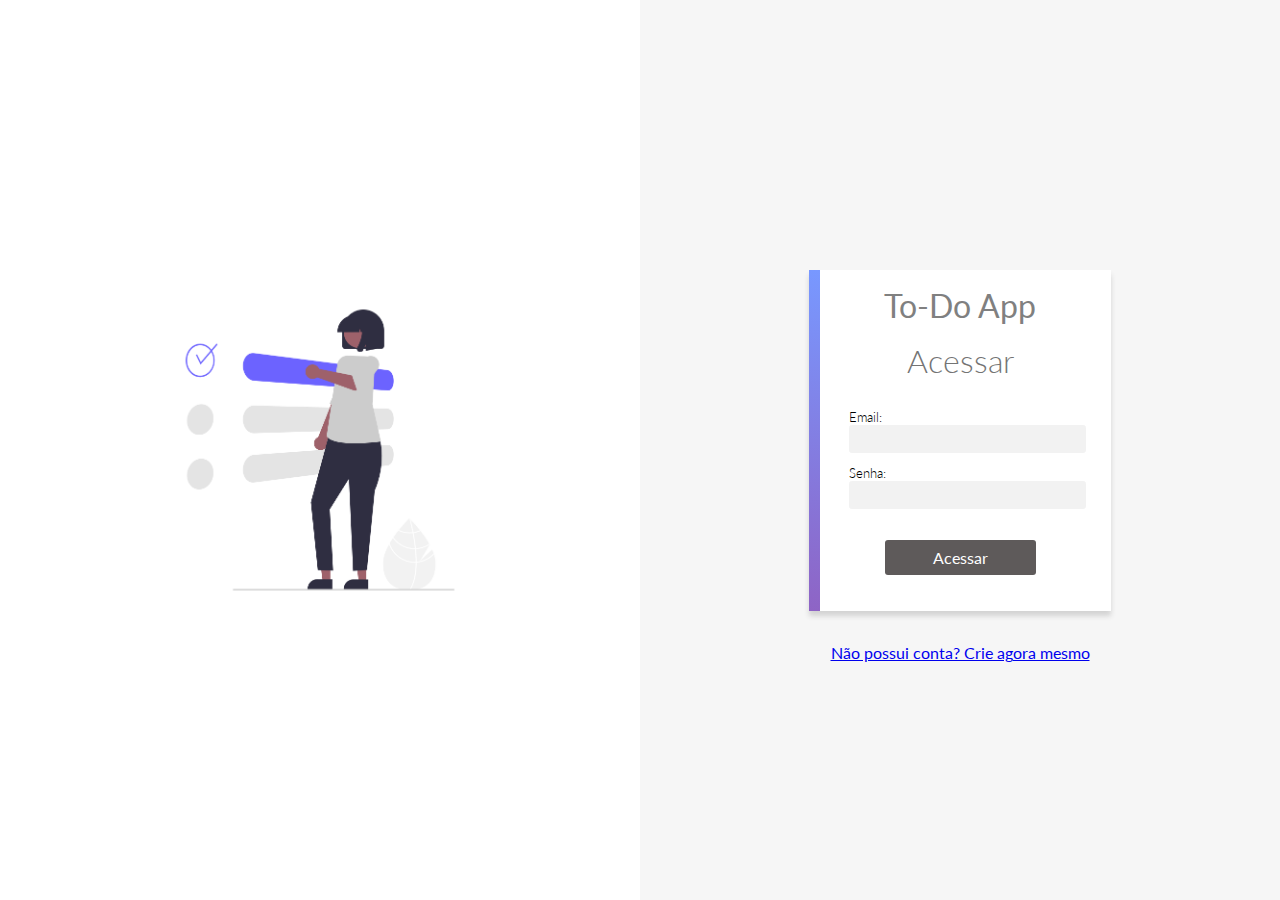
<file: DH-FrontEnd2-ToDoApp-ProjetoBase/index.html>
<!DOCTYPE html>
<html lang="pt-BR">

<head>
  <meta charset="UTF-8">
  <meta http-equiv="X-UA-Compatible" content="IE=edge">
  <meta name="viewport" content="width=device-width, initial-scale=1.0">
  <title>To-Do App</title>

  <!-- ---------------- estilos compartilhados entre login e signup ---------------- -->
  <link rel="stylesheet" href="styles/acesso.css">

  <!-- ---------------------- lógica aplicada no login ----------------------- -->
  <script src="./scripts/login/normalizacoes.js" type="module" defer></script>
  <script src="./scripts/login/validacoes.js" type="module" defer></script>
  <script src="./scripts/utils/utils.js" defer></script>

</head>

<body>
  <div class="left">
    <img src="./assets/pessoa-login.png" alt="">
  </div>

  <div class="right">
    <form>
      <div class="form-header">
        <p>To-Do App</p>
      </div>
      <h1>Acessar</h1>
      <label>
        Email:
        <input id="inputEmail" type="email">
      </label>
      <label>
        Senha:
        <input id="inputPassword" type="password">
      </label>

      <button type="submit" id="btnAcessar" disabled>Acessar</button>

      <div id="containerErrorsLogin" class="containerErrors">
        <ul id="ulErrorsLogin" class="ulErrors">
          
        </ul>
      </div>

    </form>
    <div class="ingressar">
      <a href="signup.html">Não possui conta? Crie agora mesmo</a>
    </div>
  </div>

</body>

</html>
</file>
<file: DH-FrontEnd2-ToDoApp-ProjetoBase/styles/acesso.css>
@import url('./common.css');

body{
  display: flex;
}

h1 {
  color: rgb(116, 116, 116);
  font-weight: 300;
  margin: .5em 0;
}

form {
  position: relative;
  max-width: 26em;
  background-color: white;
  display: flex;
  align-items: center;
  flex-direction: column;
  margin: 2em auto;
  box-shadow: 0 5px 5px lightgrey;
  padding: 1em 2.5em;
  box-sizing: border-box;
}

form:after {
  position: absolute;
  content: '';
  width: .7em;
  height: 100%;
  top: 0;
  left: 0;
  background: linear-gradient(var(--primary), var(--secondary));
}


input {
  width: 100%;
  padding: .4em .5em;
  background-color: var(--app-grey);
  border: 1px solid var(--app-grey);
  border-radius: .2em;
}

input:focus {
  outline: none;
  border: 1px solid lightgrey;
}

label {
  width: 100%;
  font-weight: 300;
  margin-bottom: -.1em;
  margin-top: 1em;
  font-size: .8em;
}

button {
  padding: .5em 3em;
  background-color: rgb(94, 90, 90);
  color: white;
  margin-top: 2em;
  font-weight: 400;
  font-size: 1em;
  transition: 300ms;
}

.form-header {
  color: grey;
  font-size: 2em;
}
.ingressar{
  text-align: center;
}
.left{
  width: 50%;  
  background-color: white;
  text-align: center;
  display: flex;
  align-items: center;
  justify-content: center;
}
.left img{
  width:60%;
}
.right{
  width: 50%;
  display: flex;
  flex-direction: column;
  align-items: center;
  justify-content: center;
}

.containerErrors{
  margin-top: 20px;
 color: rgb(192, 19, 19);
}

.ulErrors{
  list-style: none;
  text-align: center;
}
</file>
